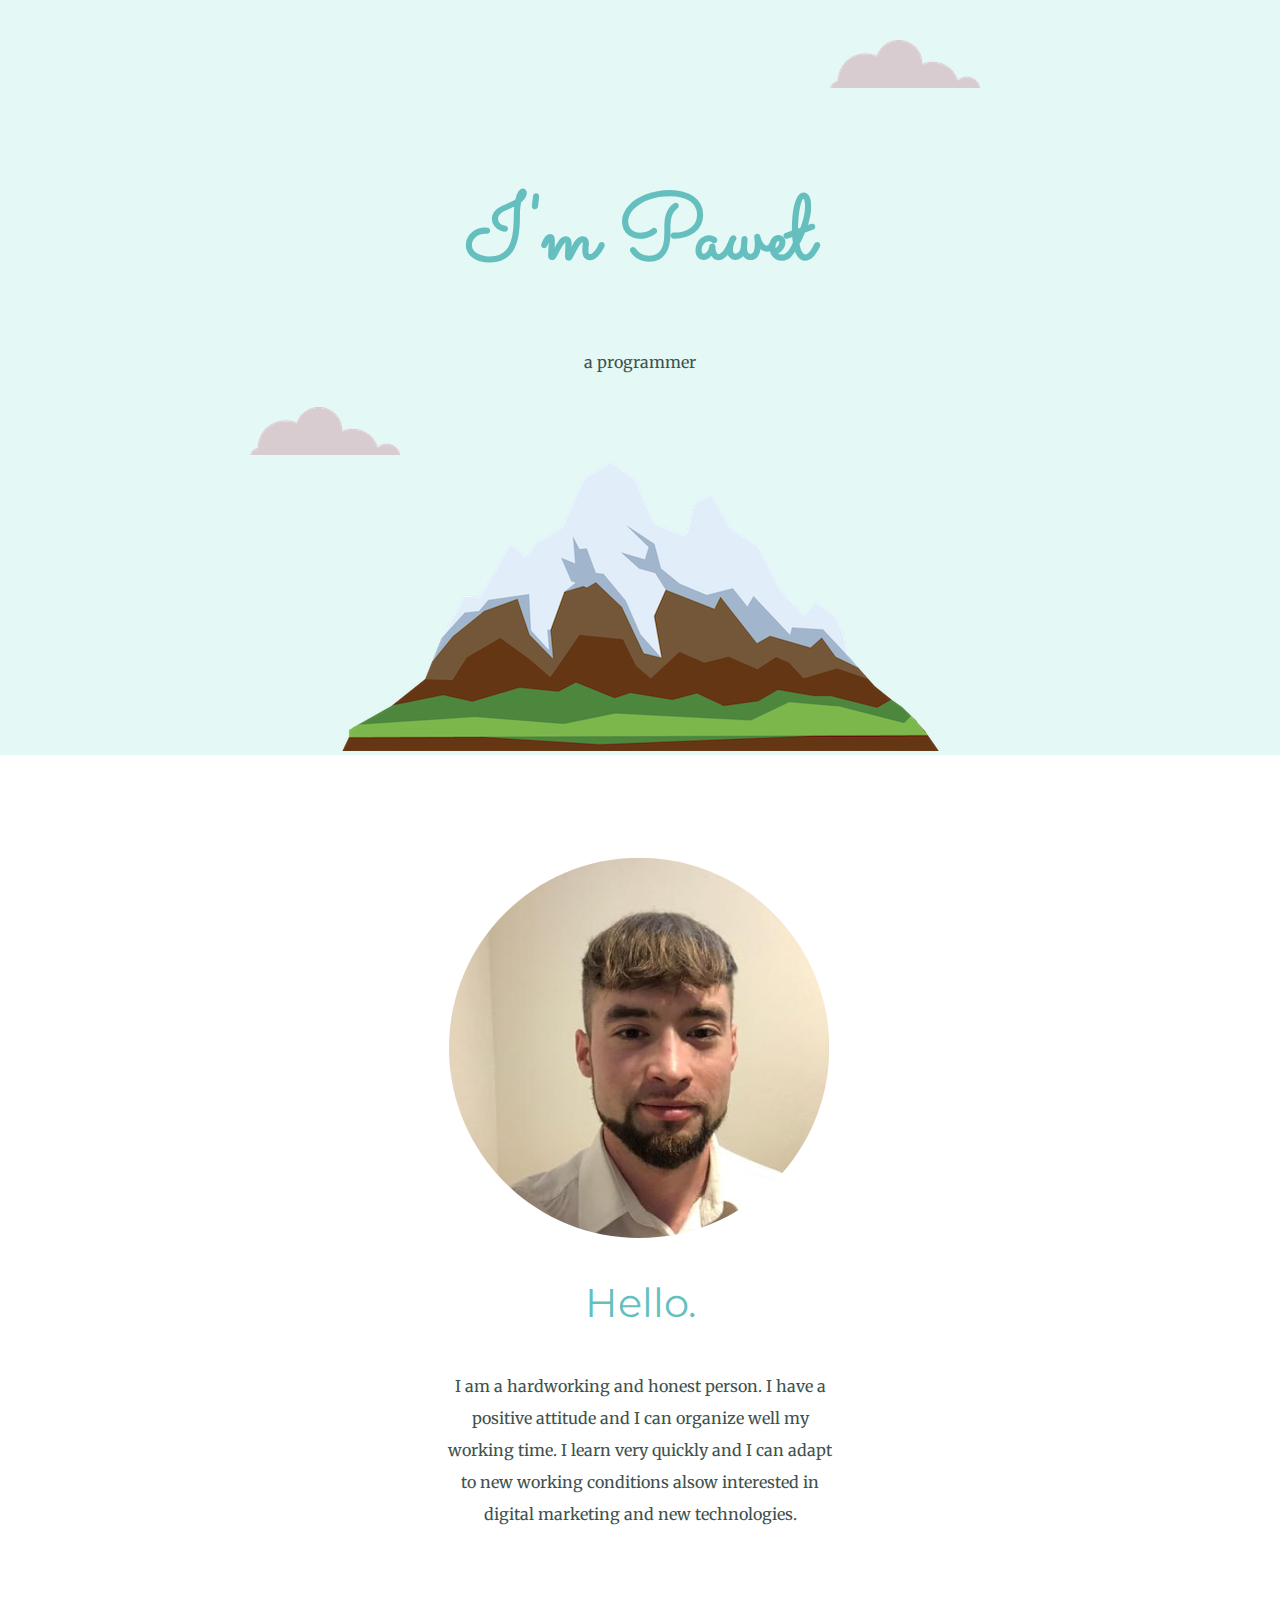
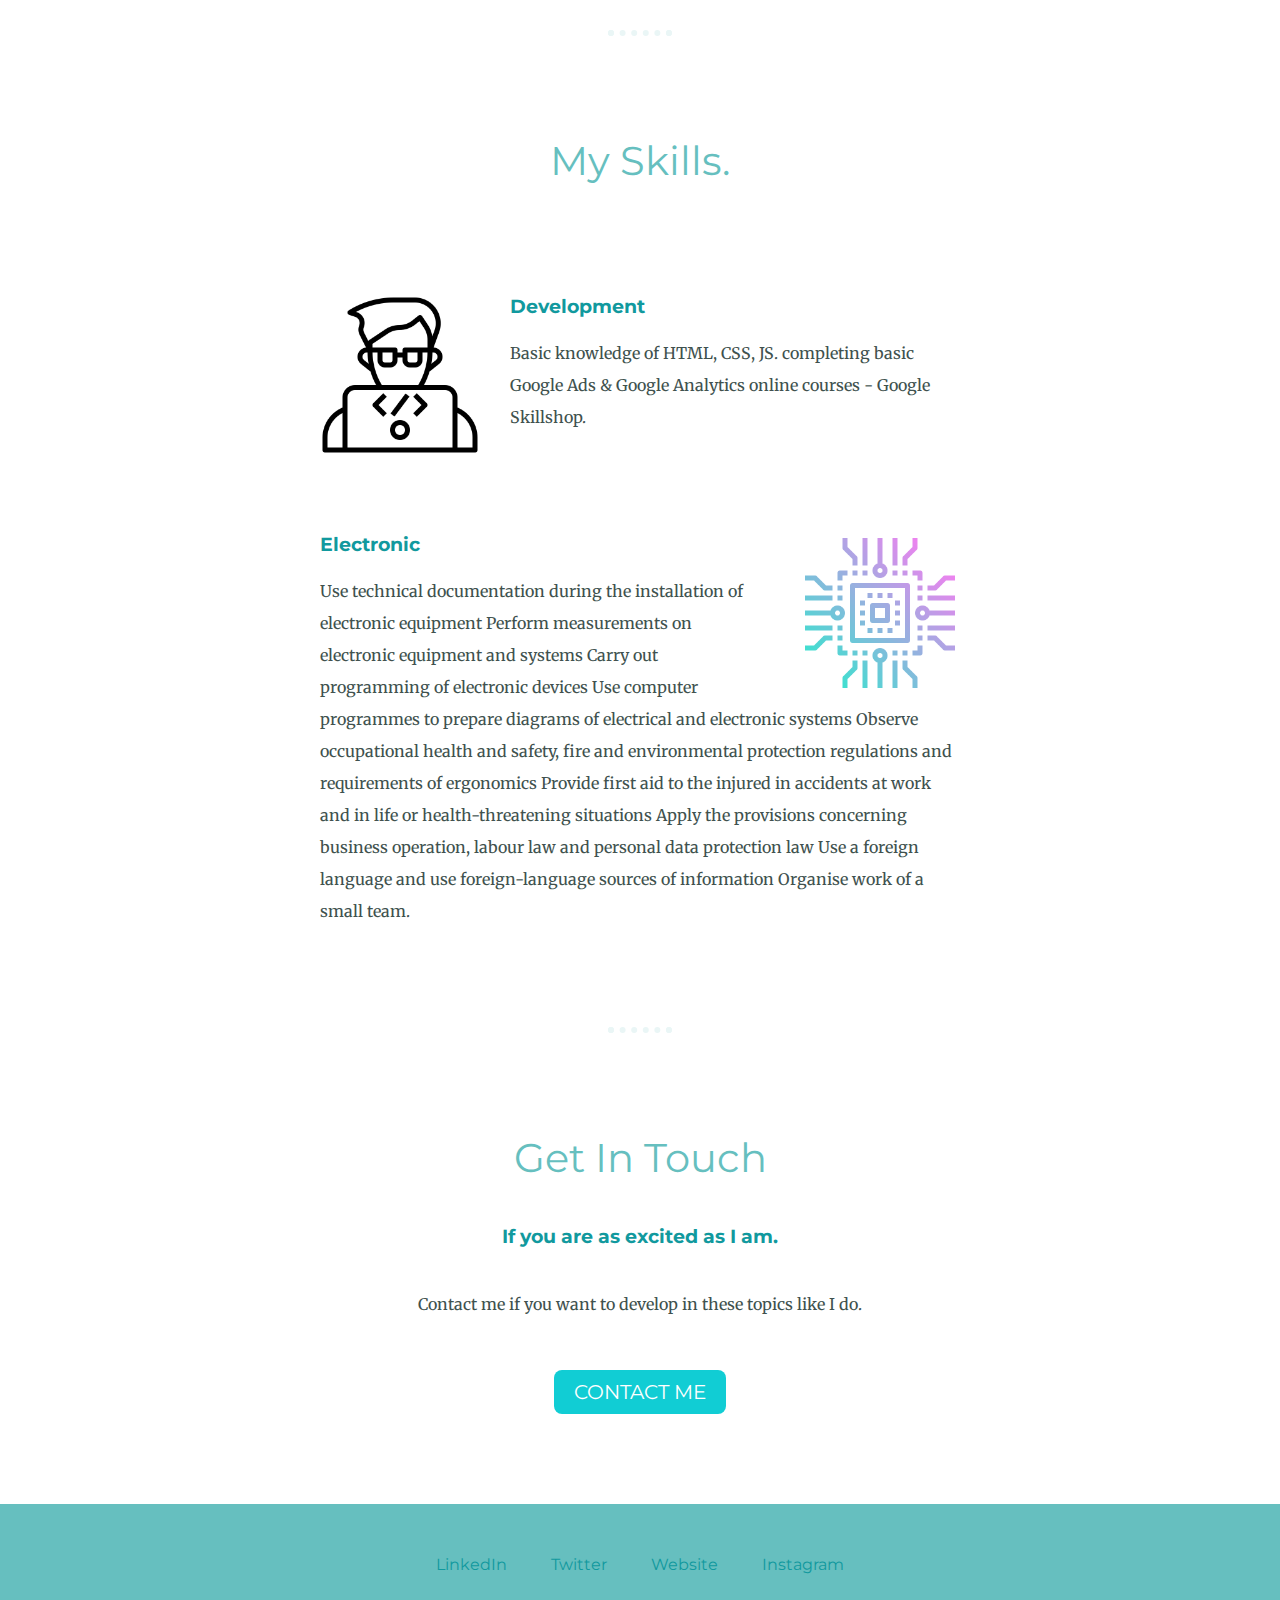
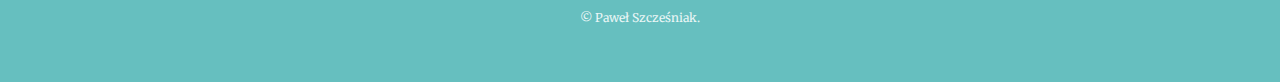
<file: index.html>
<!DOCTYPE html>
<html>
  <head>
    
    <!-- Google tag (gtag.js) -->
<script async src="https://www.googletagmanager.com/gtag/js?id=G-KZ4T1Z5FDF"></script>
<script>
  window.dataLayer = window.dataLayer || [];
  function gtag(){dataLayer.push(arguments);}
  gtag('js', new Date());

  gtag('config', 'G-KZ4T1Z5FDF');
</script>
    
    
    <meta charset="utf-8">
    <title>Paweł Szcześniak</title>
    <link rel="stylesheet" href="styles.css">
    <link rel="icon" href="favicon.ico">
    <link rel="preconnect" href="https://fonts.googleapis.com">
<link rel="preconnect" href="https://fonts.gstatic.com" crossorigin>
<link href="https://fonts.googleapis.com/css2?family=Merriweather&family=Montserrat&family=Sacramento&display=swap" rel="stylesheet">
  
  </head>
  <body>
    <div class="top-container">
      <img class="top-cloud" src="cloud.png" alt="cloud-img">
      <h1>I'm Paweł</h1>
      <p><span>a programmer</span></p>
      <img class="bottom-cloud" src="cloud.png" alt="cloud-img">
      <img src="mountain.png" alt="mountain-img">
    </div>
    <div class="middle-container">
      <div class="profile">
        <img src="pawelfoto.PNG" alt="pawelfoto">
        <h2>Hello.</h2>
        <p class="intro">I am a hardworking and honest person. I have a positive attitude and I can
organize well my working time. I learn very quickly and I can adapt to new
working conditions alsow interested in digital marketing and new technologies.</p>
      </div>
      <hr>
      <div class="skills">
        <h2>My Skills.</h2>
        <div class="skill-row">
          <img class="coding" src="coding.png" src="" alt="coding">
          <h3>Development</h3>
          <p> Basic knowledge of HTML, CSS, JS.
completing basic Google Ads & Google Analytics online courses - Google Skillshop.</p>
        </div>
        <div class="skill-row">
          <img class="cpu" src="cpu.png" src="" alt="cpu">
          <h3>Electronic</h3>
          <p>Use technical documentation during the installation of electronic equipment Perform
measurements on electronic equipment and systems Carry out programming of electronic
devices Use computer programmes to prepare diagrams of electrical and electronic
systems Observe occupational health and safety, fire and environmental protection
regulations and requirements of ergonomics Provide first aid to the injured in accidents at
work and in life or health-threatening situations Apply the provisions concerning business
operation, labour law and personal data protection law Use a foreign language and use
foreign-language sources of information Organise work of a small team.</p>
        </div>
      </div>
      <hr>
      <div class="contact-me">
        <h2>Get In Touch</h2>
        <h3>If you are as excited as I am.</h3>
        <p class="contact-message">Contact me if you want to develop in these topics like I do.</p>
        <a class="btn" href="mailto:pszczesniak97@email.com">CONTACT ME</a>
      </div>
    </div>


    <div class="bottom-container">
      <a class="footer-link" href="https://www.linkedin.com/">LinkedIn</a>
      <a class="footer-link" href="https://twitter.com/pszczesniak97">Twitter</a>
      <a class="footer-link" href="https://www.appbrewery.co/">Website</a>
      <a class="<footer-link" href="https://www.instagram.com/elpawcio/">Instagram</a>
      <p class="copyright">© Paweł Szcześniak.</p>
    </div>


  </body>
</html>
</file>
<file: styles.css>
body{
  color: #40514E;
  margin: 0;
  text-align: center;
  font-family: 'Merriweather', serif;
}

h1{
  color: #66BFBF;
  font-size: 562.5%;
  line-height: 2;
  margin: 50px auto 0 auto;
  font-family: 'Sacramento', cursive;
}
h2{
  color: #66BFBF;
  font-family: 'Montserrat', sans-serif;
  font-size: 2.5rem;
  font-weight: normal;
  padding-bottom: 10px;
}
h3{
  color: #11999E;
  font-family: 'Montserrat', sans-serif;
}
p{
  line-height: 2;
}
hr{
  border: dotted #EAF6F6 6px;
  border-bottom: none;
  width: 4%;
  margin: 100px auto;
}
a{
  color: #11999E;
  font-family: 'Montserrat', sans-serif;
  margin: 10px 20px;
  text-decoration: none;
}
a:hover{
  color: #EAF6F6;
}

.top-container{
  background-color: #E4F9F5;
  position: relative;
  padding-top: 100px;

}

.middle-container{
  margin: 100px 0;

}
.bottom-container{
  background-color: #66BFBF;
  padding: 50px 0 20px;

}
.skill-row{
  width: 50%;
  margin: 100px auto 100px auto;
  text-align: left;
}
.intro{
  width: 30%;
  margin: auto;
}
.contact-message{
  width: 40%;
  margin: 40px auto 60px;
}
.copyright{
  color: #EAF6F6;
  font-size: 0.75rem;
  padding: 20px 0;
}

.top-cloud{
  position: absolute;
  right: 300px;
  top: 40px;
}
.bottom-cloud {
  position: absolute;
  left: 250px;
  bottom: 300px;

}

.pro{

}
.coding{
  width: 25%;
  float: left;
  margin-right: 30px;
}
.cpu{
  width: 25%;
  float: right;
  margin-left: 30px;
}
.btn {
  background: #11cdd4;
  background-image: -webkit-linear-gradient(top, #11cdd4, #1199e);
  background-image: -moz-linear-gradient(top, #11cdd4, #1199e);
  background-image: -ms-linear-gradient(top, #11cdd4, #1199e);
  background-image: -o-linear-gradient(top, #11cdd4, #1199e);
  background-image: linear-gradient(to bottom, #11cdd4, #1199e);
  -webkit-border-radius: 8;
  -moz-border-radius: 8;
  border-radius: 8px;
  font-family: 'Montserrat', sans-serif;
  color: #ffffff;
  font-size: 20px;
  padding: 10px 20px 10px 20px;
  text-decoration: none;
}

.btn:hover {
  background: #30e3cb;
  background-image: -webkit-linear-gradient(top, #30e3cb, #2bc4ad);
  background-image: -moz-linear-gradient(top, #30e3cb, #2bc4ad);
  background-image: -ms-linear-gradient(top, #30e3cb, #2bc4ad);
  background-image: -o-linear-gradient(top, #30e3cb, #2bc4ad);
  background-image: linear-gradient(to bottom, #30e3cb, #2bc4ad);
  text-decoration: none;
}
</file>
